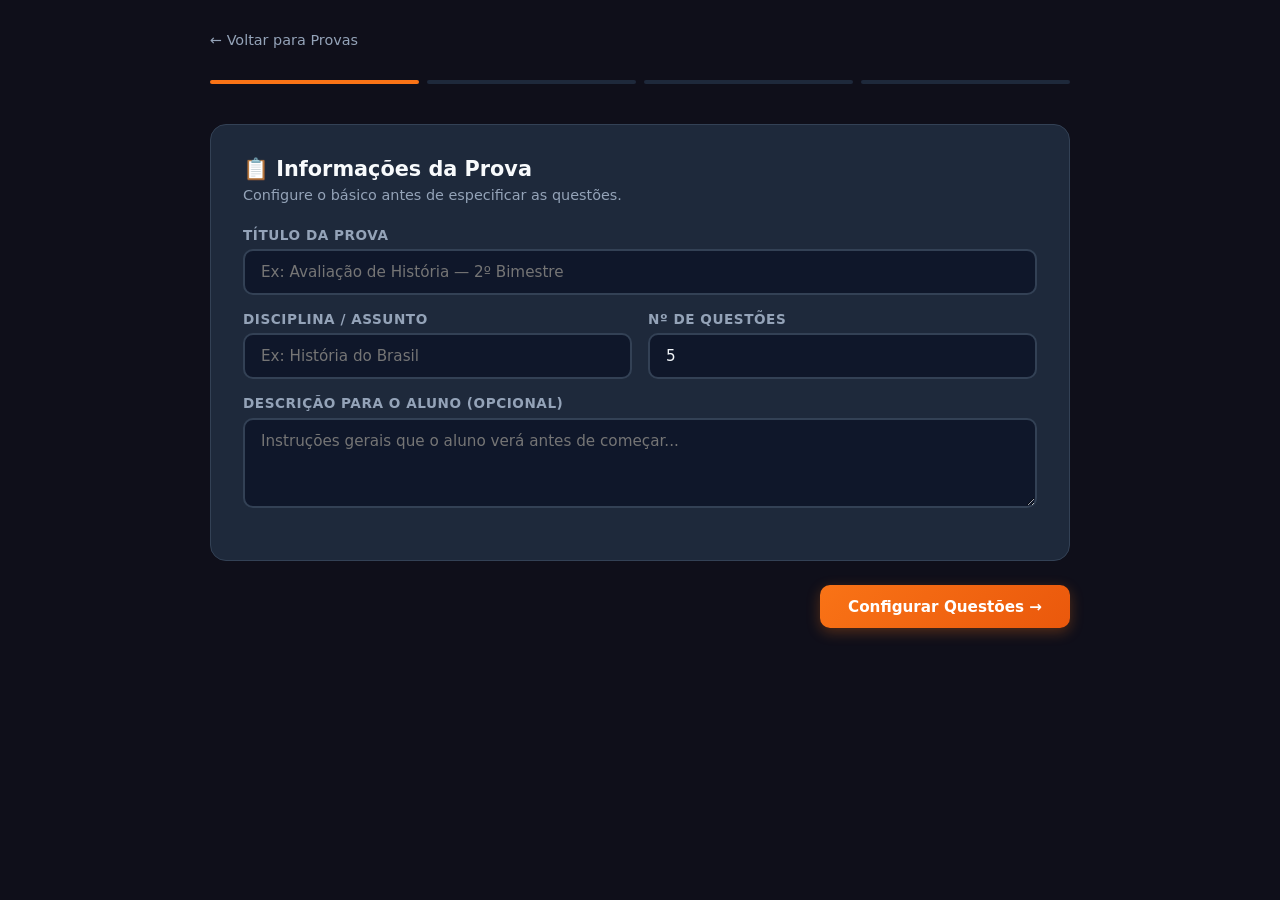
<file: backend/api/templates/admin/api/generate_exam.html>
<!DOCTYPE html>
<html lang="pt-BR">
<head>
<meta charset="UTF-8">
<meta name="viewport" content="width=device-width, initial-scale=1.0">
<title>Gerar Prova com IA</title>
<style>
*,*::before,*::after{box-sizing:border-box;margin:0;padding:0}
body{font-family:'Segoe UI',system-ui,sans-serif;background:#0f0f1a;color:#e2e8f0;min-height:100vh;padding:2rem 1rem}
.page{max-width:860px;margin:0 auto}
.top-bar{display:flex;align-items:center;gap:1rem;margin-bottom:2rem}
.back-link{color:#94a3b8;text-decoration:none;font-size:.9rem;display:flex;align-items:center;gap:.4rem;transition:color .2s}
.back-link:hover{color:#fff}
.page-title{font-size:1.8rem;font-weight:800;background:linear-gradient(135deg,#F97316,#fb923c);-webkit-background-clip:text;-webkit-text-fill-color:transparent;background-clip:text}
/* Steps indicator */
.steps{display:flex;gap:.5rem;margin-bottom:2.5rem}
.step{flex:1;height:4px;border-radius:100px;background:#1e293b;transition:background .4s}
.step.active{background:#F97316}
.step.done{background:#22c55e}
/* Cards */
.card{background:#1e293b;border:1px solid #334155;border-radius:16px;padding:2rem;margin-bottom:1.5rem}
.card h2{font-size:1.3rem;font-weight:700;margin-bottom:.35rem;color:#f8fafc}
.card .subtitle{color:#94a3b8;font-size:.9rem;margin-bottom:1.5rem}
/* Inputs */
label{display:block;font-size:.85rem;font-weight:600;color:#94a3b8;margin-bottom:.4rem;text-transform:uppercase;letter-spacing:.04em}
input[type=text],input[type=number],textarea,select{width:100%;background:#0f172a;border:2px solid #334155;border-radius:10px;padding:.75rem 1rem;color:#f1f5f9;font-family:inherit;font-size:.95rem;outline:none;transition:border-color .2s,box-shadow .2s}
input:focus,textarea:focus,select:focus{border-color:#F97316;box-shadow:0 0 0 3px rgba(249,115,22,.15)}
select option{background:#1e293b}
textarea{resize:vertical;min-height:90px}
.form-row{display:grid;grid-template-columns:1fr 1fr;gap:1rem;margin-bottom:1rem}
.form-group{margin-bottom:1rem}
/* Question spec cards */
.q-spec-card{background:#0f172a;border:1px solid #334155;border-radius:12px;padding:1.25rem;margin-bottom:.9rem;position:relative}
.q-spec-card .q-num{position:absolute;top:-10px;left:16px;background:#F97316;color:#fff;font-size:.75rem;font-weight:700;padding:.15rem .55rem;border-radius:100px}
.q-spec-card .spec-row{display:grid;grid-template-columns:1fr 1fr;gap:.75rem;margin-top:.75rem}
/* Buttons */
.btn{display:inline-flex;align-items:center;gap:.5rem;padding:.8rem 1.75rem;border-radius:10px;font-weight:700;font-size:.95rem;cursor:pointer;border:none;font-family:inherit;transition:all .2s}
.btn-primary{background:linear-gradient(135deg,#F97316,#ea580c);color:#fff;box-shadow:0 4px 14px rgba(249,115,22,.3)}
.btn-primary:hover{transform:translateY(-2px);box-shadow:0 6px 20px rgba(249,115,22,.4)}
.btn-primary:disabled{opacity:.45;cursor:not-allowed;transform:none}
.btn-secondary{background:#1e293b;color:#94a3b8;border:1px solid #334155}
.btn-secondary:hover{color:#f1f5f9;border-color:#64748b}
.btn-success{background:linear-gradient(135deg,#22c55e,#16a34a);color:#fff}
.btn-danger{background:#ef4444;color:#fff;font-size:.8rem;padding:.4rem .8rem}
.actions{display:flex;gap:1rem;justify-content:flex-end;margin-top:1.5rem;flex-wrap:wrap}
/* Loading */
.loading-screen{text-align:center;padding:4rem 2rem}
.spinner-lg{width:70px;height:70px;border:6px solid #1e293b;border-top:6px solid #F97316;border-radius:50%;animation:spin 1s linear infinite;margin:0 auto 2rem}
.loading-title{font-size:1.6rem;font-weight:800;margin-bottom:.5rem}
.loading-sub{color:#64748b;font-size:.95rem}
.progress-steps{display:flex;flex-direction:column;gap:.5rem;margin-top:2rem;text-align:left;max-width:300px;margin-left:auto;margin-right:auto}
.p-step{display:flex;align-items:center;gap:.75rem;font-size:.9rem;color:#64748b;transition:color .3s}
.p-step.active{color:#F97316;font-weight:600}
.p-step.done{color:#22c55e}
.p-step .dot{width:10px;height:10px;border-radius:50%;background:currentColor;flex-shrink:0}
@keyframes spin{to{transform:rotate(360deg)}}
/* Review */
.review-q{background:#0f172a;border:1px solid #334155;border-radius:12px;padding:1.25rem;margin-bottom:1rem}
.review-q-header{display:flex;align-items:center;justify-content:space-between;margin-bottom:.75rem;flex-wrap:wrap;gap:.5rem}
.review-q-num{background:#F97316;color:#fff;font-size:.75rem;font-weight:700;padding:.2rem .6rem;border-radius:100px}
.badges{display:flex;gap:.4rem}
.badge{font-size:.72rem;font-weight:600;padding:.2rem .55rem;border-radius:100px}
.badge-diff{background:#1e293b;border:1px solid #334155;color:#94a3b8}
.badge-type-d{background:rgba(99,102,241,.15);color:#818cf8;border:1px solid rgba(99,102,241,.3)}
.badge-type-f{background:rgba(249,115,22,.15);color:#fb923c;border:1px solid rgba(249,115,22,.3)}
.review-q-statement{font-size:.95rem;line-height:1.6;color:#e2e8f0;margin-bottom:.75rem}
.alternatives-preview{display:flex;flex-direction:column;gap:.4rem;margin-top:.5rem}
.alt-item{display:flex;gap:.75rem;font-size:.875rem;color:#94a3b8;padding:.5rem;border-radius:8px;background:#1e293b}
.alt-item.correct{background:rgba(34,197,94,.1);color:#4ade80}
.alt-letter{font-weight:700;flex-shrink:0}
.edit-area{margin-top:.75rem;display:none}
.edit-area textarea{min-height:70px}
/* Success */
.success-screen{text-align:center;padding:3rem 1rem}
.success-icon{font-size:4rem;margin-bottom:1rem}
.success-title{font-size:1.8rem;font-weight:800;color:#22c55e;margin-bottom:.5rem}
/* Hidden */
.hidden{display:none!important}
</style>
</head>
<body>
<div class="page">

  <div class="top-bar">
    <a href="../" class="back-link">← Voltar para Provas</a>
  </div>

  <div class="steps" id="steps">
    <div class="step active" id="step-ind-1"></div>
    <div class="step" id="step-ind-2"></div>
    <div class="step" id="step-ind-3"></div>
    <div class="step" id="step-ind-4"></div>
  </div>

  <!-- ── STEP 1: Info da Prova ─────────────────────────── -->
  <div id="screen-1">
    <div class="card">
      <h2>📋 Informações da Prova</h2>
      <p class="subtitle">Configure o básico antes de especificar as questões.</p>

      <div class="form-group">
        <label>Título da Prova</label>
        <input type="text" id="exam-title" placeholder="Ex: Avaliação de História — 2º Bimestre">
      </div>
      <div class="form-row">
        <div>
          <label>Disciplina / Assunto</label>
          <input type="text" id="exam-subject" placeholder="Ex: História do Brasil">
        </div>
        <div>
          <label>Nº de Questões</label>
          <input type="number" id="exam-count" value="5" min="1" max="20">
        </div>
      </div>
      <div class="form-group">
        <label>Descrição para o aluno (opcional)</label>
        <textarea id="exam-desc" placeholder="Instruções gerais que o aluno verá antes de começar..."></textarea>
      </div>
    </div>
    <div class="actions">
      <button class="btn btn-primary" onclick="goStep2()">Configurar Questões →</button>
    </div>
  </div>

  <!-- ── STEP 2: Specs por questão ─────────────────────── -->
  <div id="screen-2" class="hidden">
    <div class="card">
      <h2>💬 Especifique cada questão</h2>
      <p class="subtitle">Descreva o que a IA deve abordar em cada questão. Seja específico!</p>
      <div id="q-specs-container"></div>
    </div>
    <div class="actions">
      <button class="btn btn-secondary" onclick="goScreen(1)">← Voltar</button>
      <button class="btn btn-primary" id="btn-generate" onclick="generateExam()">⚡ Gerar Prova com IA</button>
    </div>
  </div>

  <!-- ── STEP 3: Loading ────────────────────────────────── -->
  <div id="screen-3" class="hidden">
    <div class="card loading-screen">
      <div class="spinner-lg"></div>
      <div class="loading-title">IA está gerando sua prova...</div>
      <div class="loading-sub">Isso pode levar alguns segundos</div>
      <div class="progress-steps">
        <div class="p-step active" id="ps-1"><span class="dot"></span> Processando especificações</div>
        <div class="p-step" id="ps-2"><span class="dot"></span> Criando enunciados</div>
        <div class="p-step" id="ps-3"><span class="dot"></span> Gerando rubricas de correção</div>
        <div class="p-step" id="ps-4"><span class="dot"></span> Finalizando prova</div>
      </div>
    </div>
  </div>

  <!-- ── STEP 4: Revisão ────────────────────────────────── -->
  <div id="screen-4" class="hidden">
    <div class="card">
      <h2>✅ Revise a Prova Gerada</h2>
      <p class="subtitle">Confira as questões. Você pode editar os enunciados antes de salvar.</p>
      <div id="review-container"></div>
    </div>
    <div class="actions">
      <button class="btn btn-secondary" onclick="goStep2()">↺ Regerar</button>
      <button class="btn btn-primary" id="btn-save" onclick="saveExam()">💾 Salvar Prova</button>
    </div>
  </div>

  <!-- ── STEP 5: Sucesso ────────────────────────────────── -->
  <div id="screen-5" class="hidden">
    <div class="card success-screen">
      <div class="success-icon">🎉</div>
      <div class="success-title">Prova salva com sucesso!</div>
      <p style="color:#64748b;margin:.5rem 0 2rem">A prova foi criada e está aguardando publicação.</p>
      <div style="display:flex;gap:1rem;justify-content:center;flex-wrap:wrap">
        <a href="../" class="btn btn-success">📋 Ir para Minhas Provas</a>
        <button class="btn btn-secondary" onclick="resetWizard()">+ Criar Outra Prova</button>
      </div>
    </div>
  </div>

</div>

<script>
const API = '/api';
let generatedQuestions = [];
let savedExamId = null;

function getCookie(name) {
    let cookieValue = null;
    if (document.cookie && document.cookie !== '') {
        const cookies = document.cookie.split(';');
        for (let i = 0; i < cookies.length; i++) {
            const cookie = cookies[i].trim();
            if (cookie.substring(0, name.length + 1) === (name + '=')) {
                cookieValue = decodeURIComponent(cookie.substring(name.length + 1));
                break;
            }
        }
    }
    return cookieValue;
}

// ── Helpers ──────────────────────────────────────────────────────────────────

function goScreen(n) {
  [1,2,3,4,5].forEach(i => {
    document.getElementById('screen-'+i).classList.add('hidden');
    const ind = document.getElementById('step-ind-'+i);
    if (ind) ind.className = 'step';
  });
  document.getElementById('screen-'+n).classList.remove('hidden');
  // Activate steps up to n
  for(let i=1; i<=4; i++){
    const ind = document.getElementById('step-ind-'+i);
    if(!ind) continue;
    if(i < n) ind.className = 'step done';
    else if(i === n) ind.className = 'step active';
  }
  window.scrollTo({top:0, behavior:'smooth'});
}

function getVal(id){ return document.getElementById(id)?.value?.trim() || ''; }

// ── Step 1 → 2 ───────────────────────────────────────────────────────────────

function goStep2() {
  const title = getVal('exam-title');
  const count = parseInt(document.getElementById('exam-count').value) || 5;
  if(!title){ alert('Informe o título da prova.'); return; }

  const container = document.getElementById('q-specs-container');
  container.innerHTML = '';

  for(let i=1; i<=count; i++){
    container.innerHTML += `
      <div class="q-spec-card" id="spec-${i}">
        <span class="q-num">Questão ${i}</span>
        <div class="form-group" style="margin-top:.5rem">
          <label>O que abordar nesta questão?</label>
          <textarea id="spec-content-${i}" placeholder="Ex: As causas da Revolução Industrial e seus efeitos socioeconômicos..."></textarea>
        </div>
        <div class="spec-row">
          <div>
            <label>Dificuldade</label>
            <select id="spec-diff-${i}">
              <option value="facil">Fácil</option>
              <option value="medio" selected>Médio</option>
              <option value="dificil">Difícil</option>
            </select>
          </div>
          <div>
            <label>Tipo de Questão</label>
            <select id="spec-type-${i}">
              <option value="dissertativa">Dissertativa</option>
              <option value="fechada">Fechada (Múltipla Escolha)</option>
            </select>
          </div>
        </div>
      </div>`;
  }
  goScreen(2);
}

// ── Step 2 → 3 → 4 ───────────────────────────────────────────────────────────

async function generateExam() {
  const title   = getVal('exam-title');
  const subject = getVal('exam-subject');
  const count   = parseInt(document.getElementById('exam-count').value) || 5;

  const specs = [];
  for(let i=1; i<=count; i++){
    const content = getVal(`spec-content-${i}`);
    if(!content){ alert(`Preencha o conteúdo da Questão ${i}.`); return; }
    specs.push({
      content,
      difficulty: document.getElementById(`spec-diff-${i}`).value,
      type:       document.getElementById(`spec-type-${i}`).value,
    });
  }

  goScreen(3);
  animateProgressSteps();

  try {
    const res = await fetch(`${API}/generate-exam/`, {
      method:  'POST',
      headers: {
        'Content-Type': 'application/json',
        'X-CSRFToken': getCookie('csrftoken')
      },
      body:    JSON.stringify({ title, subject, questions_specs: specs }),
    });
    const data = await res.json();
    if(!res.ok) throw new Error(data.error || 'Erro ao gerar.');

    generatedQuestions = data.questions || [];
    renderReview(title, subject);
    goScreen(4);
  } catch(e) {
    goScreen(2);
    alert('❌ ' + e.message);
  }
}

function animateProgressSteps() {
  const delays = [0, 1500, 3000, 5000];
  ['ps-1','ps-2','ps-3','ps-4'].forEach((id, i) => {
    setTimeout(() => {
      if(i > 0) document.getElementById(['ps-1','ps-2','ps-3','ps-4'][i-1]).className = 'p-step done';
      document.getElementById(id).className = 'p-step active';
    }, delays[i]);
  });
}

// ── Renderizar revisão ────────────────────────────────────────────────────────

function renderReview(title, subject) {
  const c = document.getElementById('review-container');
  c.innerHTML = `<p style="color:#94a3b8;font-size:.85rem;margin-bottom:1.25rem">
    <strong style="color:#f1f5f9">${title}</strong>${subject ? ' — ' + subject : ''}
  </p>`;

  generatedQuestions.forEach((q, idx) => {
    const typeClass = q.question_type === 'dissertativa' ? 'badge-type-d' : 'badge-type-f';
    const typeLabel = q.question_type === 'dissertativa' ? 'Dissertativa' : 'Múltipla Escolha';
    const diffLabels = {facil:'Fácil', medio:'Médio', dificil:'Difícil'};

    let altsHtml = '';
    if (q.alternatives && q.alternatives.length) {
      altsHtml = `<div class="alternatives-preview">`;
      q.alternatives.forEach(a => {
        altsHtml += `<div class="alt-item ${a.is_correct?'correct':''}">
          <span class="alt-letter">${a.letter}</span>
          <span>${a.text}</span>
          ${a.is_correct ? '<span style="margin-left:auto;font-size:.75rem">✓ correta</span>' : ''}
        </div>`;
      });
      altsHtml += `</div>`;
    }

    c.innerHTML += `
      <div class="review-q" id="rq-${idx}">
        <div class="review-q-header">
          <span class="review-q-num">Q${idx+1}</span>
          <div class="badges">
            <span class="badge badge-diff">${diffLabels[q.difficulty]||q.difficulty}</span>
            <span class="badge ${typeClass}">${typeLabel}</span>
          </div>
          <button class="btn btn-secondary" style="font-size:.8rem;padding:.35rem .9rem"
            onclick="toggleEdit(${idx})">✏️ Editar</button>
        </div>
        <div class="review-q-statement" id="stmt-display-${idx}">${q.statement}</div>
        ${altsHtml}
        <div class="edit-area" id="edit-area-${idx}">
          <label style="margin-top:.5rem">Editar Enunciado</label>
          <textarea id="edit-stmt-${idx}">${q.statement}</textarea>
          <button class="btn btn-primary" style="margin-top:.5rem;font-size:.85rem;padding:.5rem 1rem"
            onclick="saveEdit(${idx})">Salvar Edição</button>
        </div>
      </div>`;
  });
}

function toggleEdit(idx) {
  const area = document.getElementById(`edit-area-${idx}`);
  area.style.display = area.style.display === 'block' ? 'none' : 'block';
}

function saveEdit(idx) {
  const newStmt = document.getElementById(`edit-stmt-${idx}`).value.trim();
  if(!newStmt) return;
  generatedQuestions[idx].statement = newStmt;
  document.getElementById(`stmt-display-${idx}`).textContent = newStmt;
  document.getElementById(`edit-area-${idx}`).style.display = 'none';
}

// ── Salvar prova ──────────────────────────────────────────────────────────────

async function saveExam() {
  const btn = document.getElementById('btn-save');
  btn.disabled = true;
  btn.textContent = 'Salvando...';

  try {
    const res = await fetch(`${API}/save-exam/`, {
      method:  'POST',
      headers: {
        'Content-Type': 'application/json',
        'X-CSRFToken': getCookie('csrftoken')
      },
      body: JSON.stringify({
        title:       getVal('exam-title'),
        subject:     getVal('exam-subject'),
        description: getVal('exam-desc'),
        questions:   generatedQuestions,
      }),
    });
    const data = await res.json();
    if(!res.ok) throw new Error(data.error || 'Erro ao salvar.');
    savedExamId = data.id;
    goScreen(5);
  } catch(e) {
    alert('❌ ' + e.message);
    btn.disabled = false;
    btn.textContent = '💾 Salvar Prova';
  }
}

function resetWizard() {
  generatedQuestions = [];
  savedExamId = null;
  document.getElementById('exam-title').value = '';
  document.getElementById('exam-subject').value = '';
  document.getElementById('exam-desc').value = '';
  document.getElementById('exam-count').value = '5';
  goScreen(1);
}
</script>
</body>
</html>
</file>
